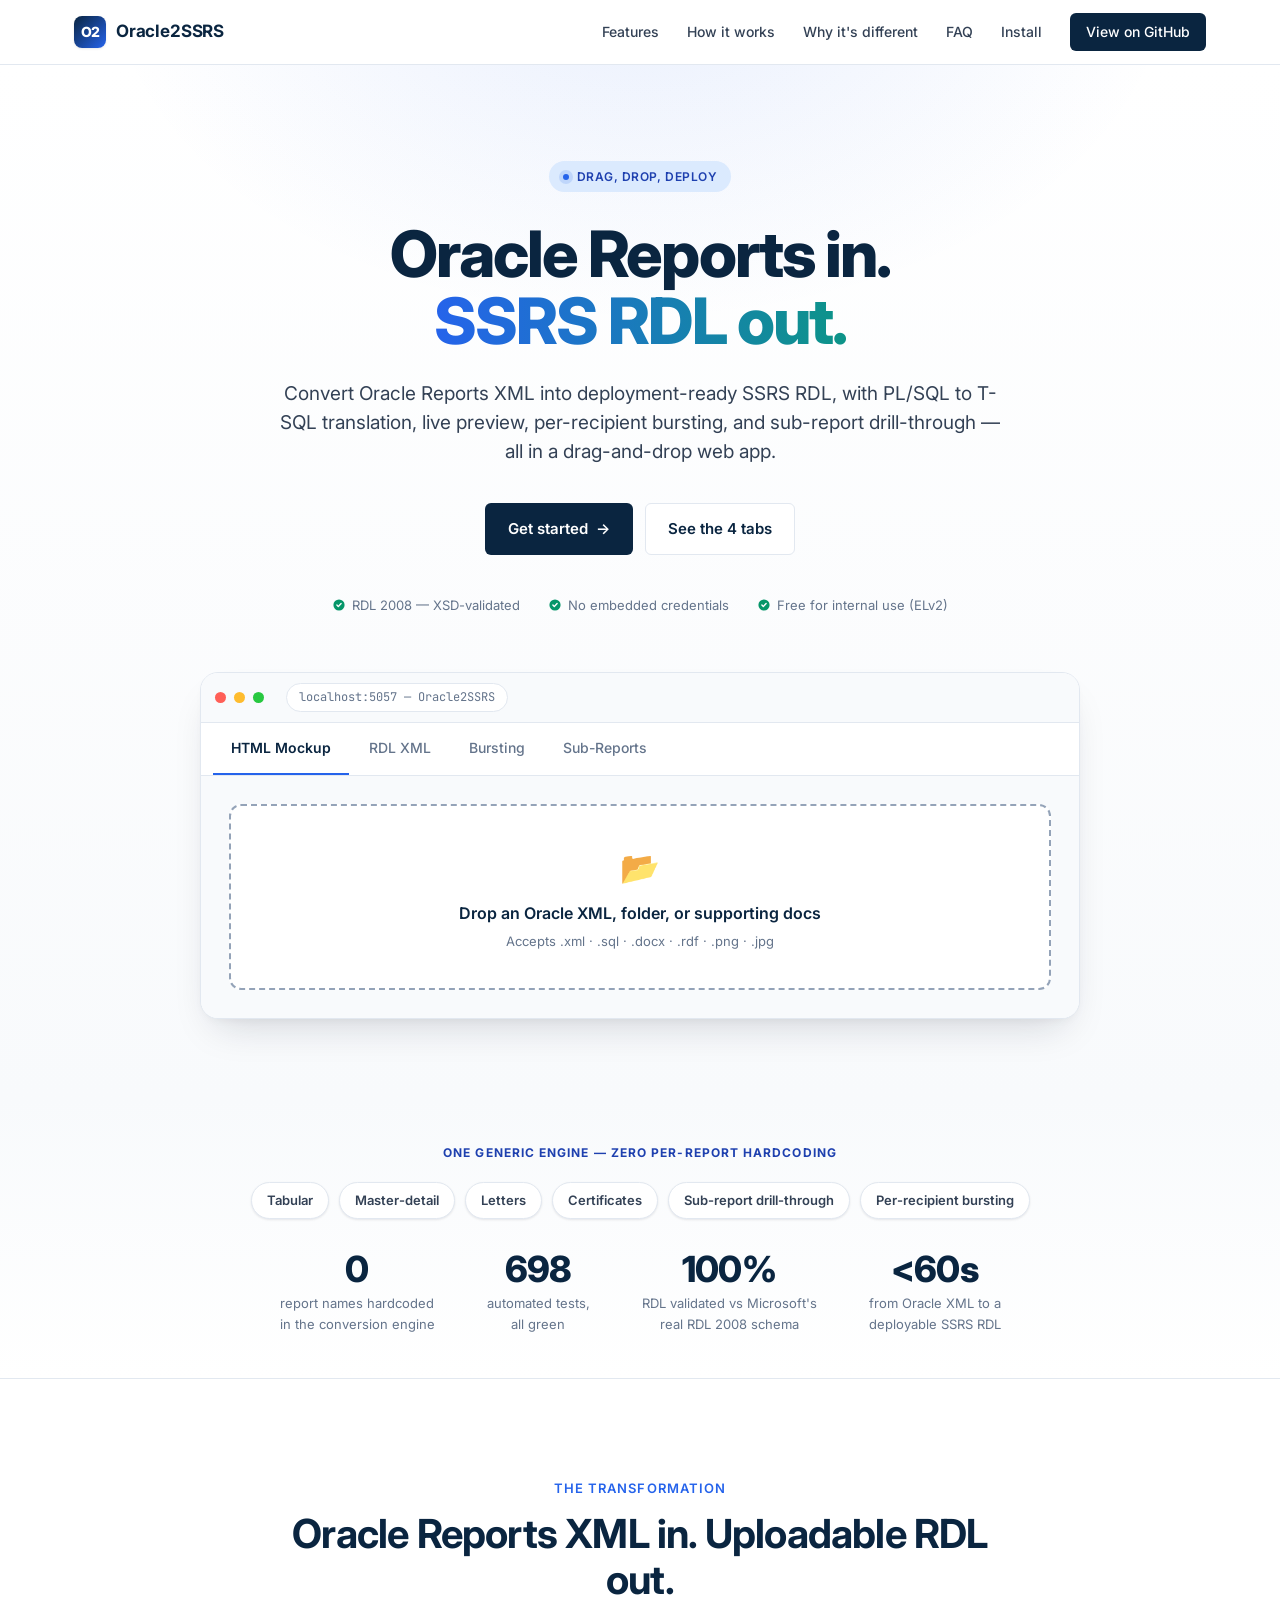
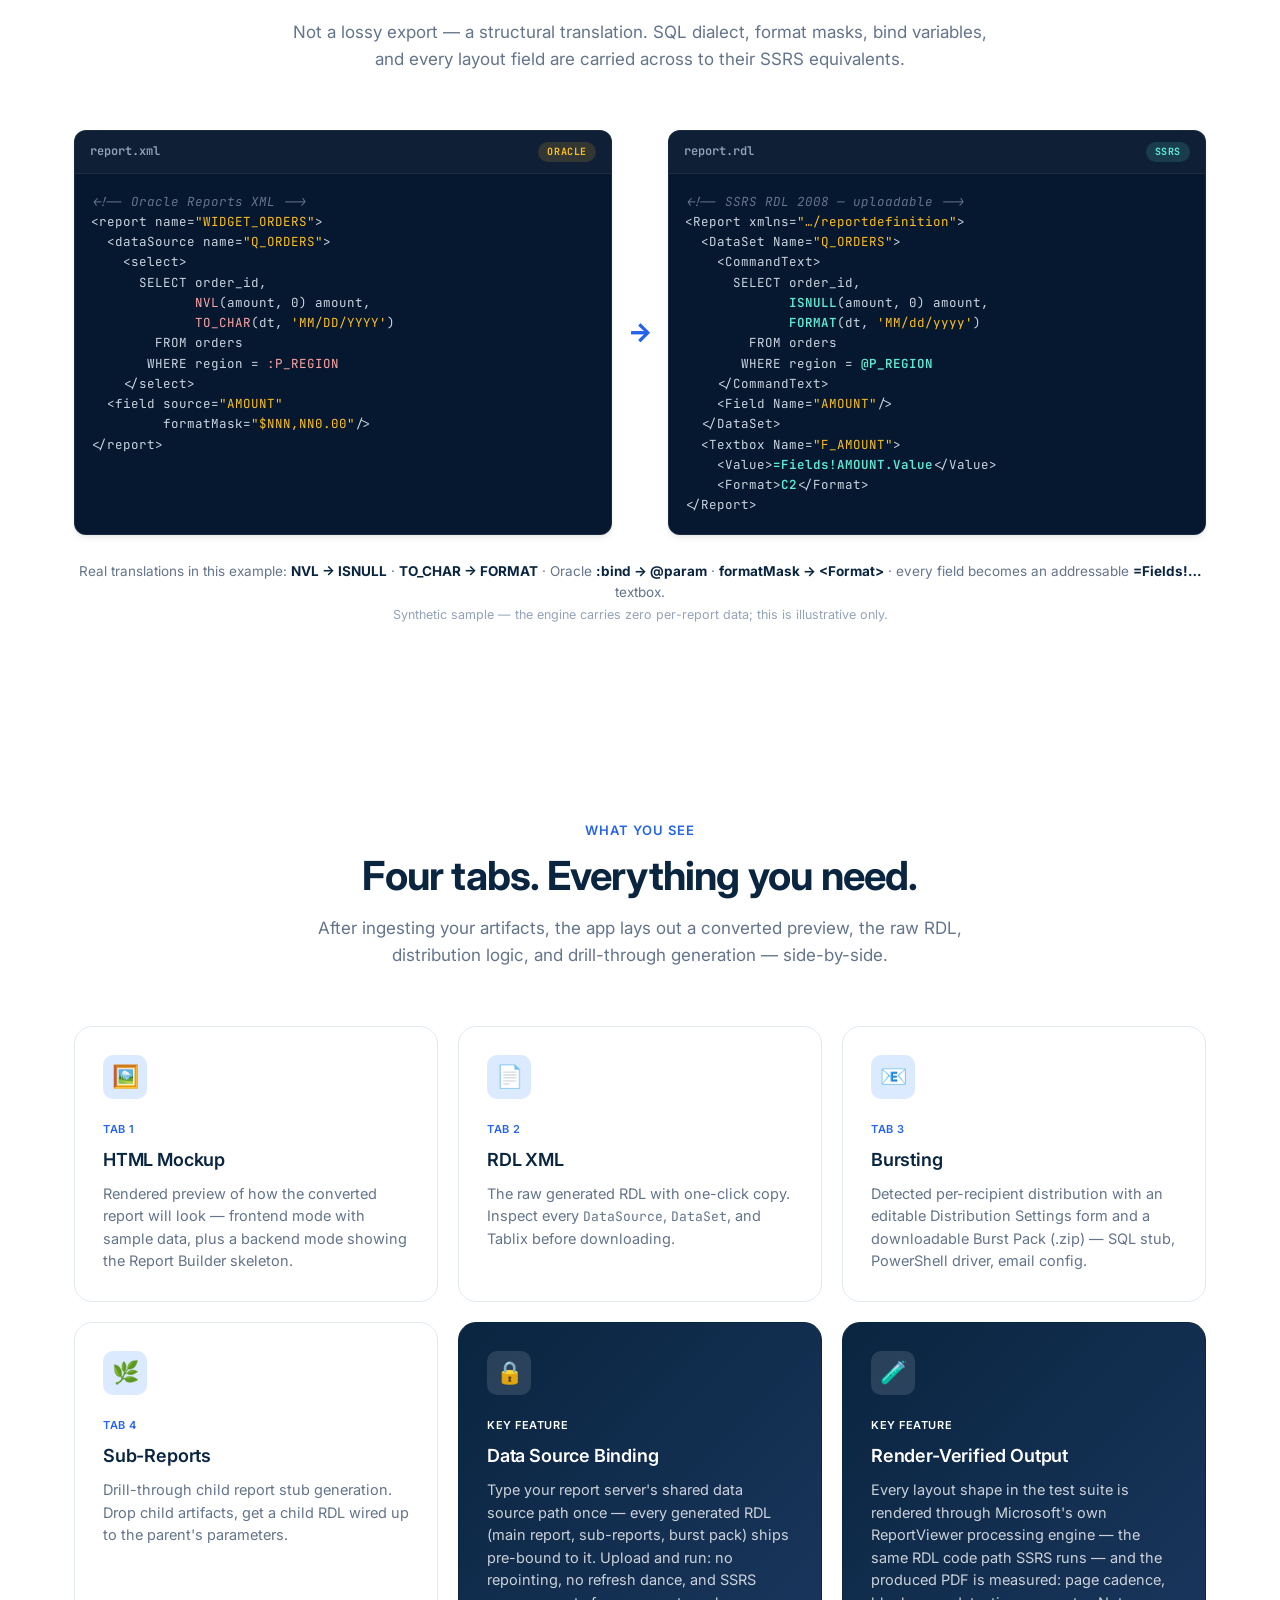
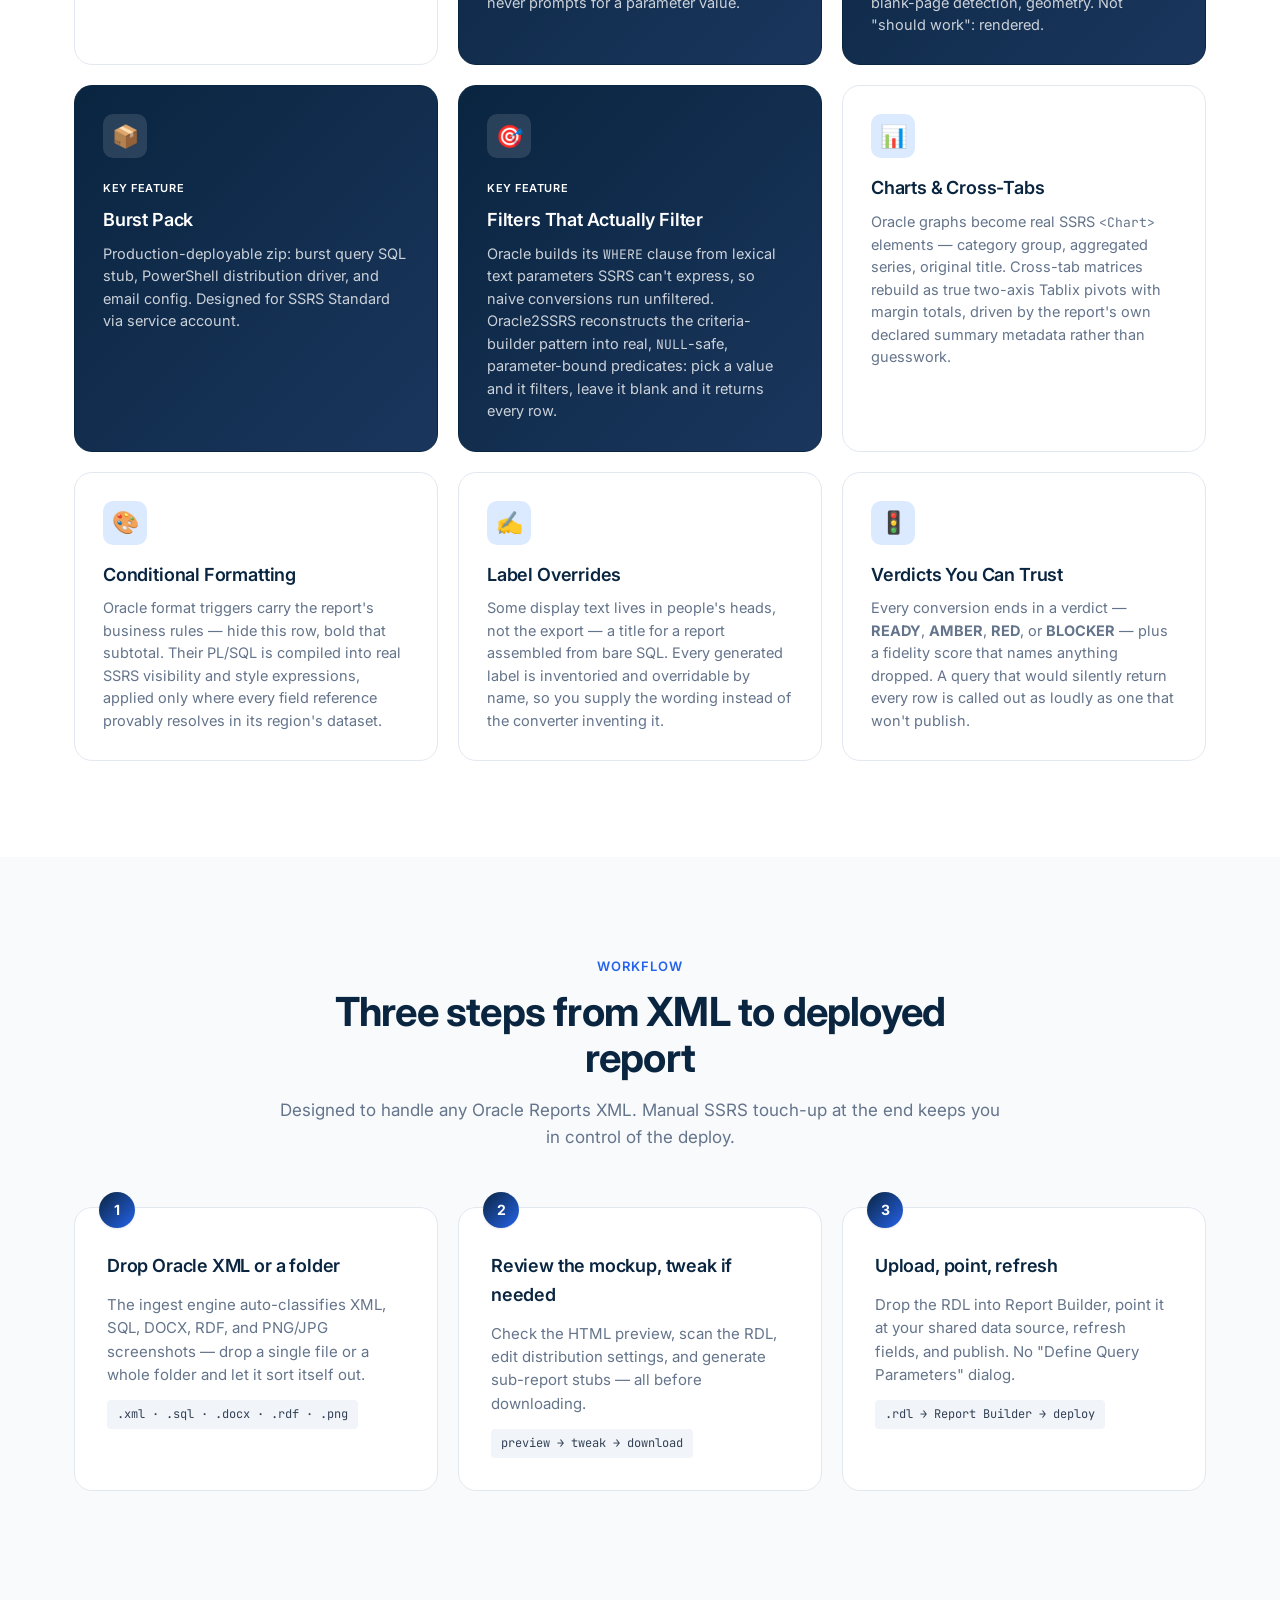
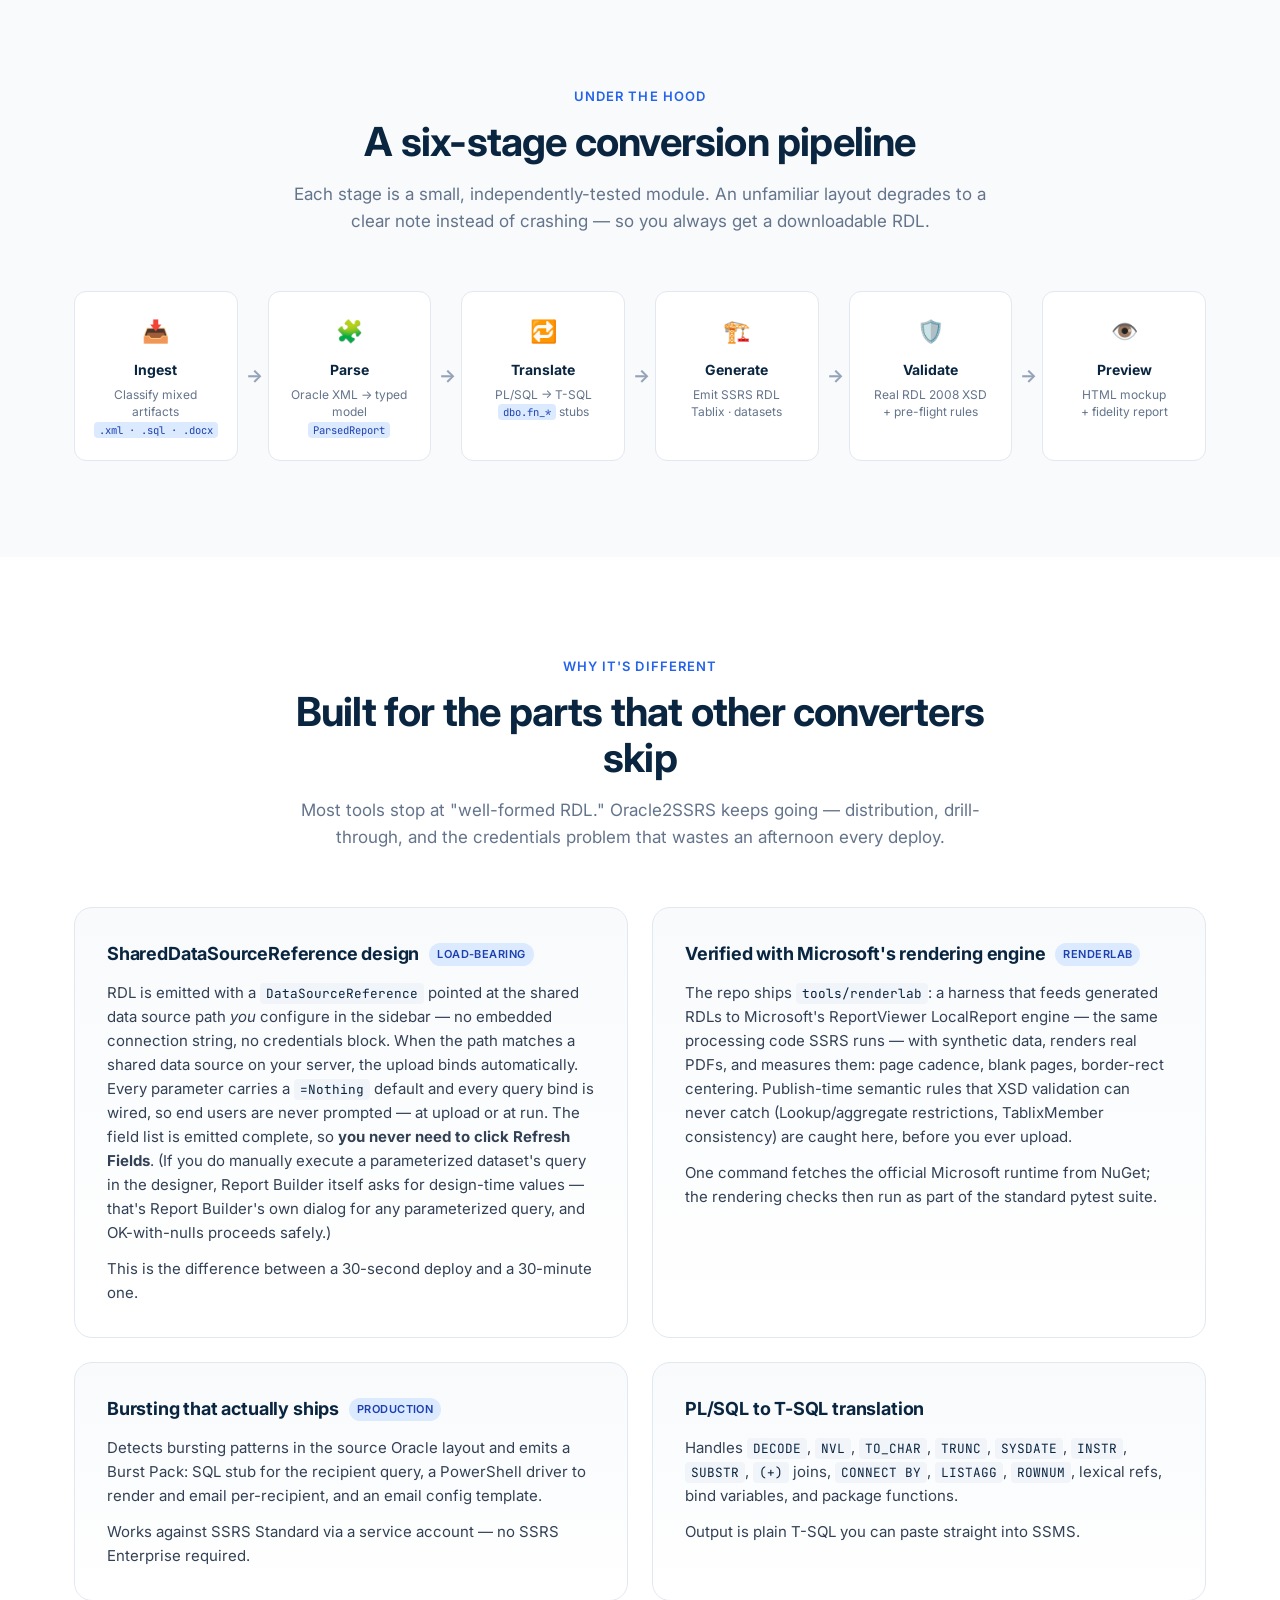
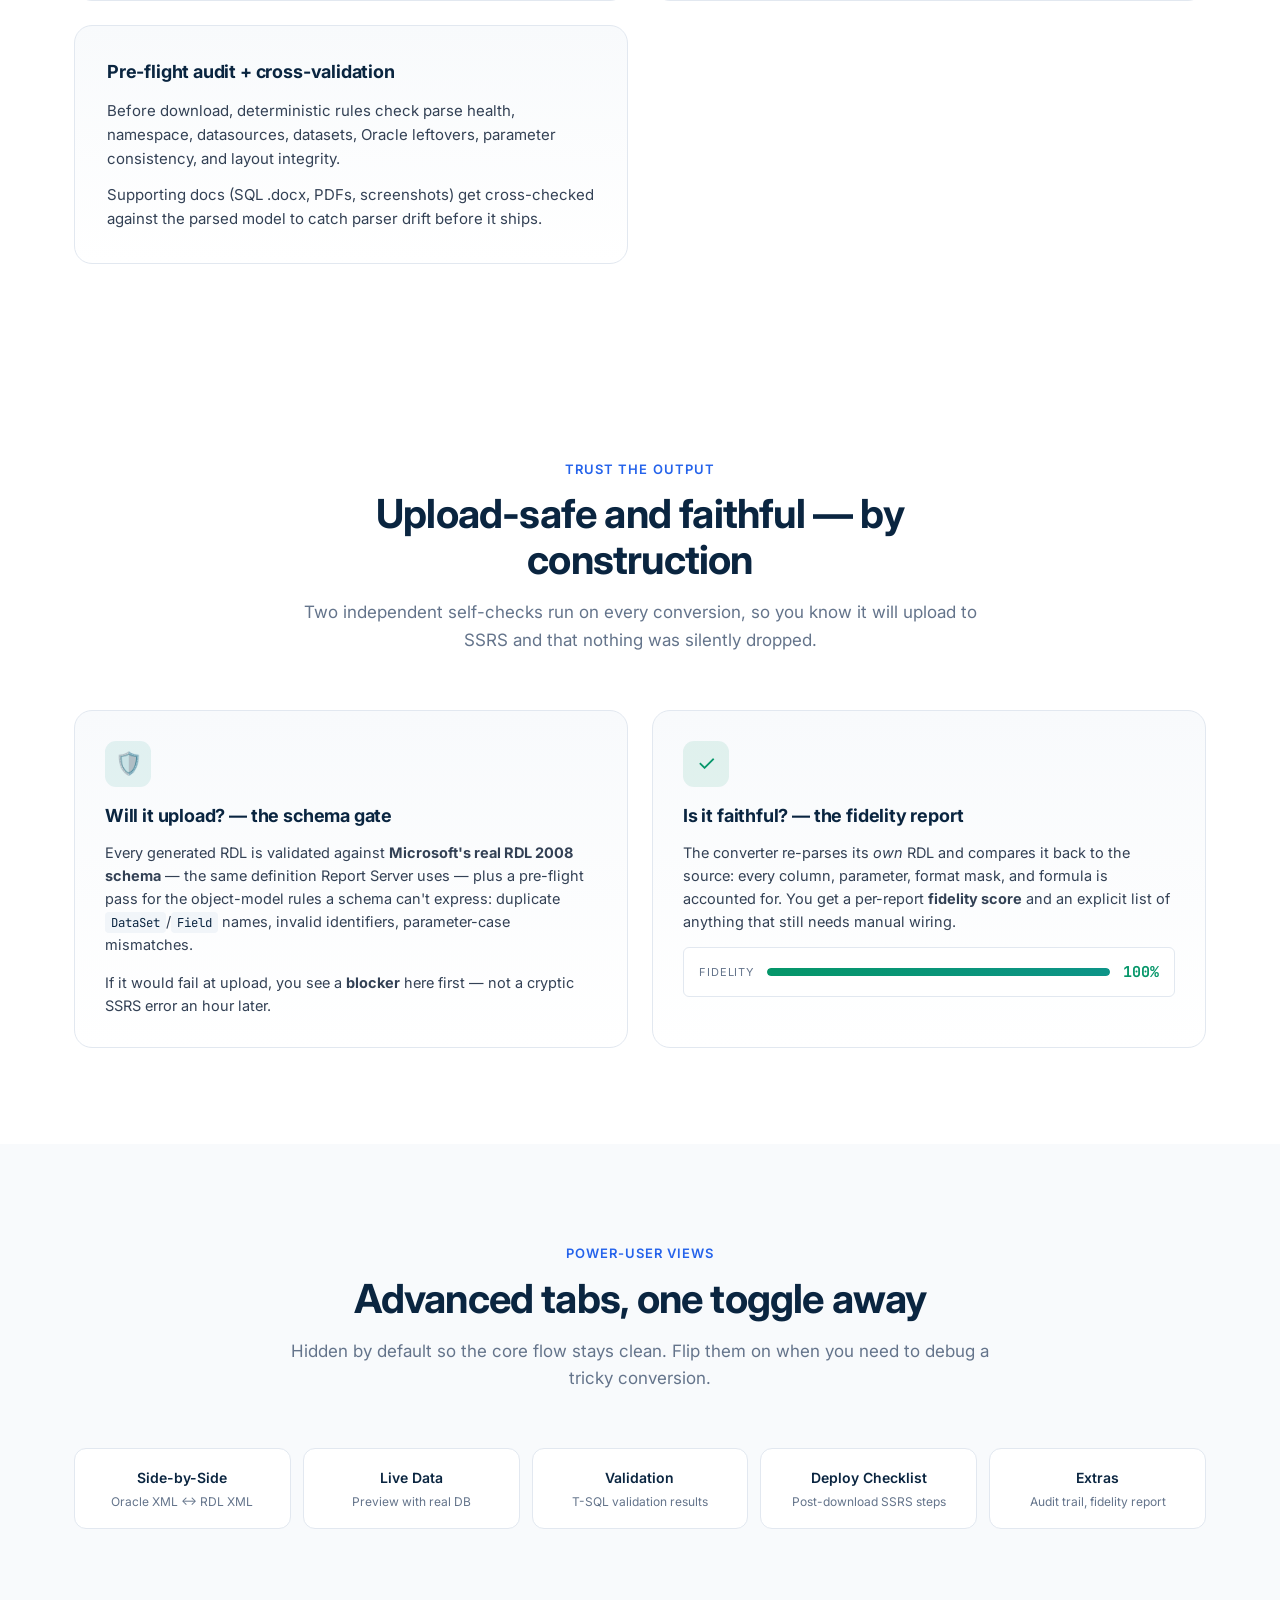
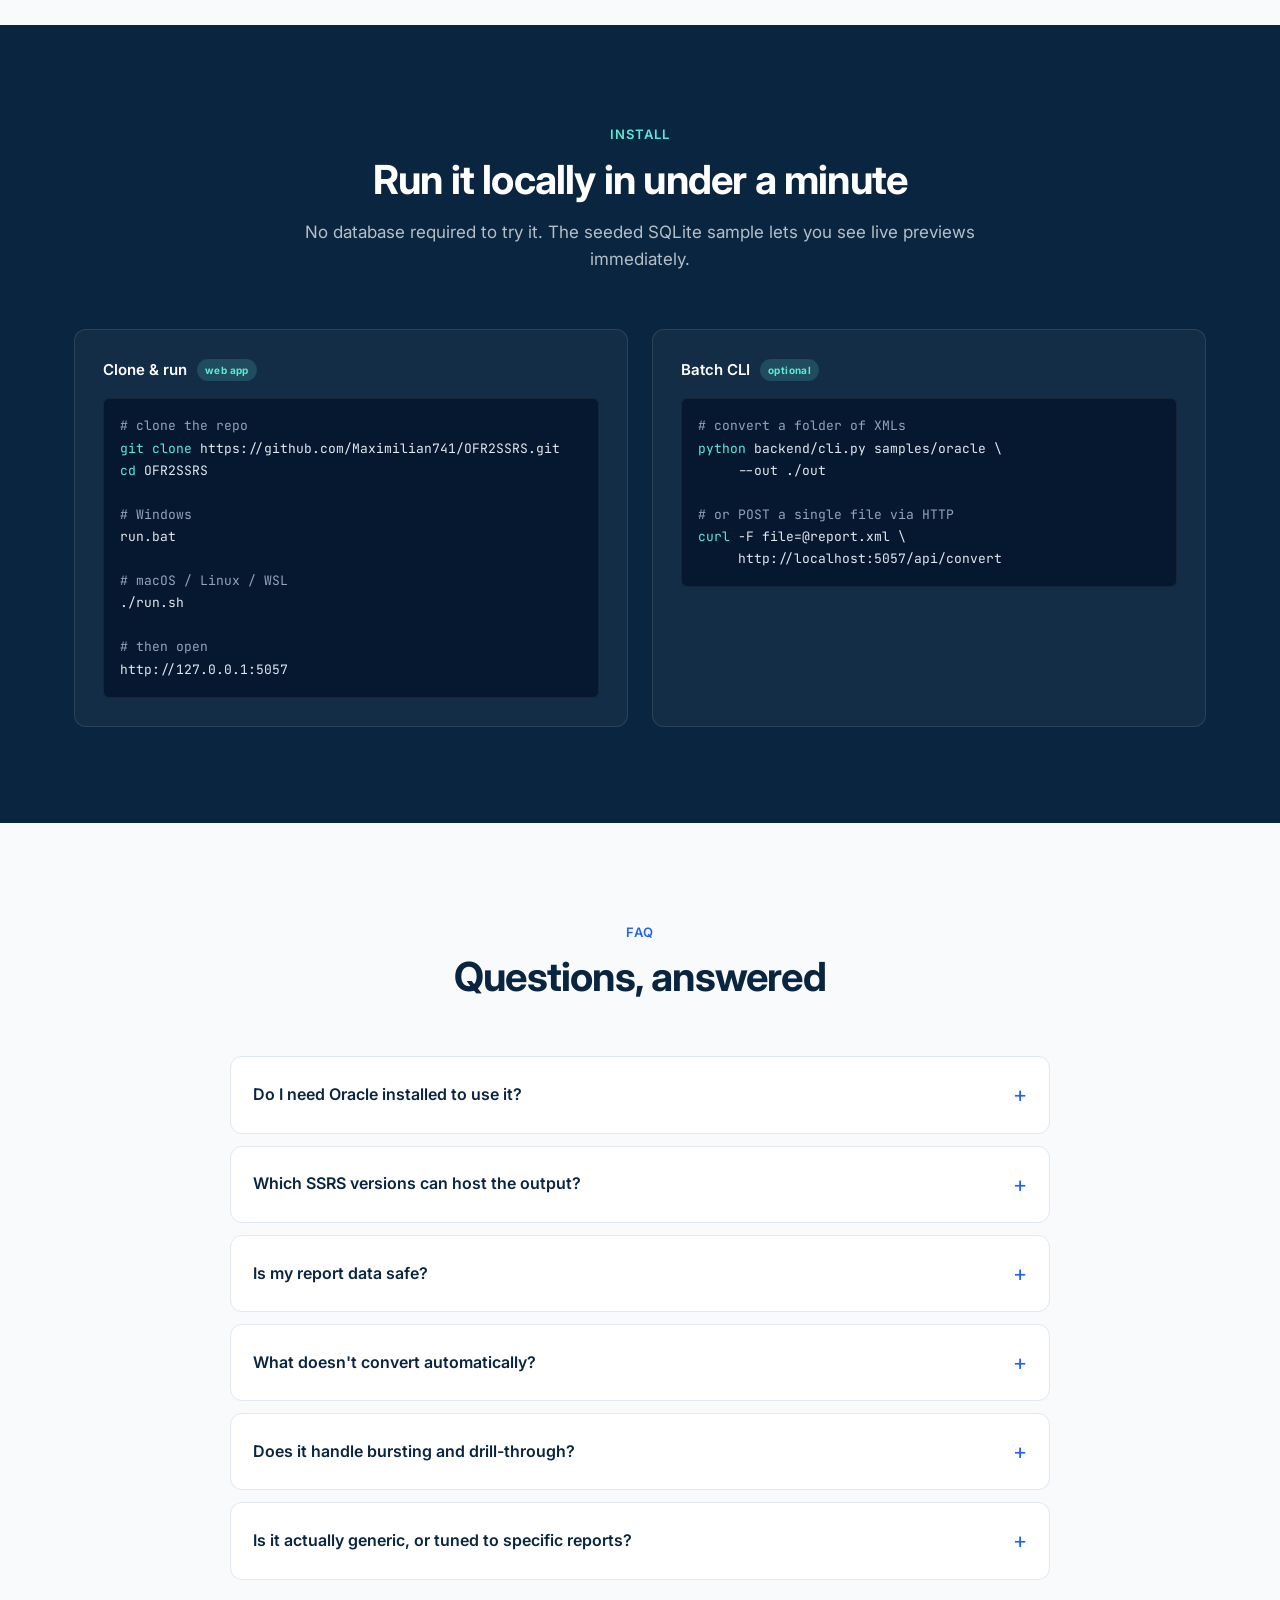
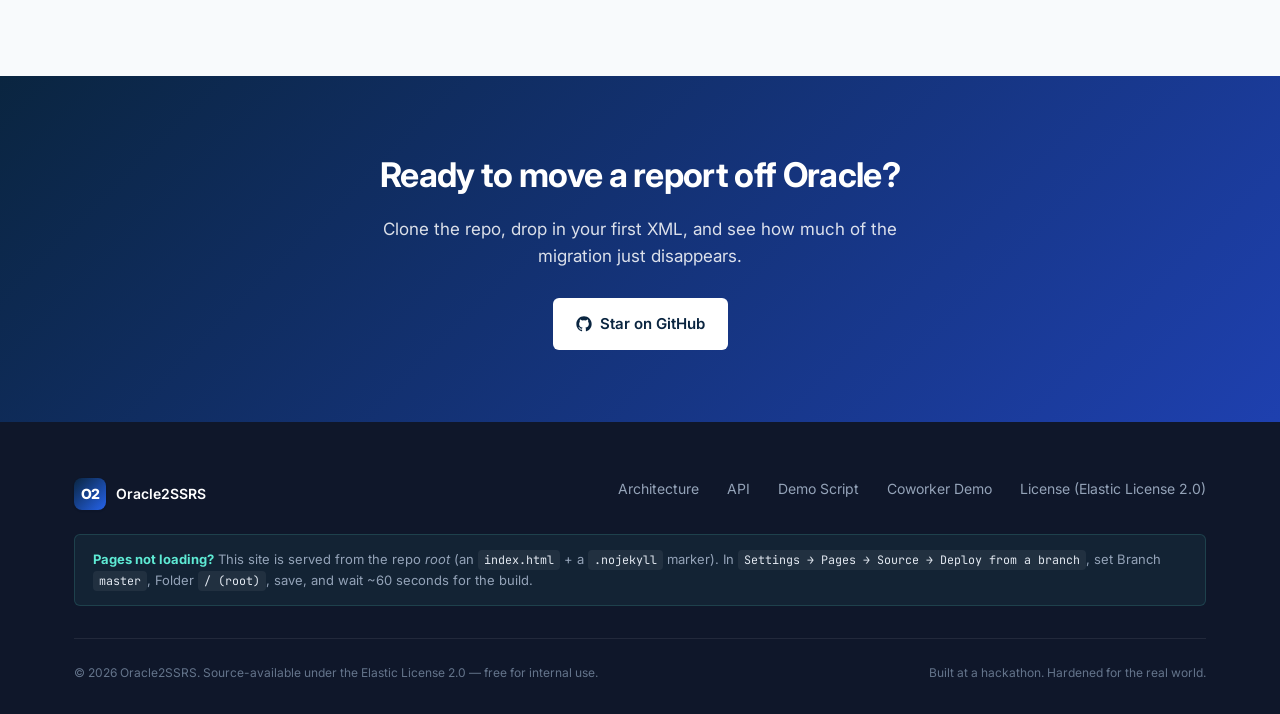
<file: index.html>
<!DOCTYPE html>
<html lang="en">
<head>
<meta charset="UTF-8" />
<meta name="viewport" content="width=device-width, initial-scale=1.0" />
<title>Oracle2SSRS — Drag, drop, deploy</title>
<meta name="description" content="A drag-and-drop web app that converts Oracle Reports XML into deployment-ready SSRS RDL — with PL/SQL to T-SQL translation, live preview, per-recipient bursting, and sub-report drill-through." />
<meta name="theme-color" content="#0a2540" />

<!-- Favicon: emoji as data URI -->
<link rel="icon" href="data:image/svg+xml,%3Csvg xmlns='http://www.w3.org/2000/svg' viewBox='0 0 100 100'%3E%3Ctext y='.9em' font-size='90'%3E%E2%9A%A1%3C/text%3E%3C/svg%3E" />

<!-- Open Graph -->
<meta property="og:title" content="Oracle2SSRS — Drag, drop, deploy" />
<meta property="og:description" content="Convert Oracle Reports XML into deployment-ready SSRS RDL, with PL/SQL to T-SQL translation, live preview, per-recipient bursting, and sub-report drill-through — all in a drag-and-drop web app." />
<meta property="og:type" content="website" />
<meta property="og:image" content="https://raw.githubusercontent.com/Maximilian741/OFR2SSRS/master/docs/screenshots/hero-app-view.png" />
<meta property="og:image:width" content="1440" />
<meta property="og:image:height" content="900" />
<meta name="twitter:card" content="summary_large_image" />
<meta name="twitter:image" content="https://raw.githubusercontent.com/Maximilian741/OFR2SSRS/master/docs/screenshots/hero-app-view.png" />

<link rel="preconnect" href="https://fonts.googleapis.com" />
<link rel="preconnect" href="https://fonts.gstatic.com" crossorigin />
<link href="https://fonts.googleapis.com/css2?family=Inter:wght@400;500;600;700;800&family=JetBrains+Mono:wght@400;500&display=swap" rel="stylesheet" />

<style>
:root {
  --navy:        #0a2540;
  --navy-soft:   #1a365d;
  --ink:         #0f172a;
  --slate-700:   #334155;
  --slate-500:   #64748b;
  --slate-400:   #94a3b8;
  --slate-200:   #e2e8f0;
  --slate-100:   #f1f5f9;
  --slate-50:    #f8fafc;
  --white:       #ffffff;
  --accent:      #2563eb;
  --accent-soft: #dbeafe;
  --accent-dark: #1e40af;
  --teal:        #0d9488;
  --green:       #059669;
  --shadow-sm:   0 1px 2px rgba(15, 23, 42, 0.04), 0 1px 3px rgba(15, 23, 42, 0.06);
  --shadow-md:   0 4px 6px -1px rgba(15, 23, 42, 0.08), 0 2px 4px -2px rgba(15, 23, 42, 0.06);
  --shadow-lg:   0 20px 40px -16px rgba(15, 23, 42, 0.18), 0 4px 12px -6px rgba(15, 23, 42, 0.08);
  --radius-sm:   6px;
  --radius-md:   12px;
  --radius-lg:   18px;
  --container:   1180px;
}

* { box-sizing: border-box; margin: 0; padding: 0; }
html { scroll-behavior: smooth; }
body {
  font-family: 'Inter', -apple-system, BlinkMacSystemFont, sans-serif;
  font-size: 16px;
  line-height: 1.6;
  color: var(--ink);
  background: var(--white);
  -webkit-font-smoothing: antialiased;
  -moz-osx-font-smoothing: grayscale;
}

a { color: var(--accent); text-decoration: none; }
a:hover { color: var(--accent-dark); }

code, pre {
  font-family: 'JetBrains Mono', 'Menlo', 'Consolas', monospace;
  font-size: 0.9em;
}

.container {
  max-width: var(--container);
  margin: 0 auto;
  padding: 0 24px;
}

/* ============== NAV ============== */
.nav {
  position: sticky;
  top: 0;
  z-index: 100;
  background: rgba(255,255,255,0.85);
  backdrop-filter: saturate(180%) blur(14px);
  -webkit-backdrop-filter: saturate(180%) blur(14px);
  border-bottom: 1px solid var(--slate-200);
}
.nav-inner {
  display: flex;
  align-items: center;
  justify-content: space-between;
  height: 64px;
}
.brand {
  display: flex;
  align-items: center;
  gap: 10px;
  font-weight: 700;
  font-size: 17px;
  color: var(--navy);
  letter-spacing: -0.01em;
}
.brand-mark {
  width: 32px;
  height: 32px;
  border-radius: 8px;
  background: linear-gradient(135deg, var(--navy) 0%, var(--accent) 100%);
  display: flex;
  align-items: center;
  justify-content: center;
  color: white;
  font-weight: 800;
  font-size: 14px;
  letter-spacing: -0.5px;
  box-shadow: var(--shadow-sm);
}
.nav-links {
  display: flex;
  align-items: center;
  gap: 28px;
}
.nav-links a {
  color: var(--slate-700);
  font-size: 14px;
  font-weight: 500;
  transition: color 0.15s;
}
.nav-links a:hover { color: var(--navy); }
.nav-cta {
  background: var(--navy);
  color: white !important;
  padding: 8px 16px;
  border-radius: var(--radius-sm);
  font-size: 14px;
  font-weight: 600;
  transition: background 0.15s;
}
.nav-cta:hover { background: var(--navy-soft); color: white !important; }
@media (max-width: 720px) {
  .nav-links a:not(.nav-cta) { display: none; }
}

/* ============== HERO ============== */
.hero {
  position: relative;
  padding: 96px 0 80px;
  background:
    radial-gradient(ellipse 900px 600px at 50% -10%, rgba(37, 99, 235, 0.10), transparent 60%),
    linear-gradient(180deg, var(--white) 0%, var(--slate-50) 100%);
  overflow: hidden;
}
.hero-inner {
  text-align: center;
  max-width: 880px;
  margin: 0 auto;
}
.hero-eyebrow {
  display: inline-flex;
  align-items: center;
  gap: 8px;
  background: var(--accent-soft);
  color: var(--accent-dark);
  padding: 6px 14px;
  border-radius: 999px;
  font-size: 12px;
  font-weight: 600;
  letter-spacing: 0.04em;
  text-transform: uppercase;
  margin-bottom: 28px;
}
.hero-eyebrow-dot {
  width: 6px; height: 6px;
  background: var(--accent);
  border-radius: 50%;
  box-shadow: 0 0 0 4px rgba(37,99,235,0.15);
}
.hero h1 {
  font-size: clamp(40px, 6vw, 64px);
  font-weight: 800;
  line-height: 1.05;
  letter-spacing: -0.03em;
  color: var(--navy);
  margin-bottom: 24px;
}
.hero h1 .grad {
  background: linear-gradient(90deg, var(--accent) 0%, var(--teal) 100%);
  -webkit-background-clip: text;
  background-clip: text;
  color: transparent;
}
.hero-sub {
  font-size: 19px;
  line-height: 1.55;
  color: var(--slate-700);
  margin: 0 auto 36px;
  max-width: 720px;
}
.hero-ctas {
  display: flex;
  gap: 12px;
  justify-content: center;
  flex-wrap: wrap;
  margin-bottom: 40px;
}
.btn {
  display: inline-flex;
  align-items: center;
  gap: 8px;
  padding: 13px 22px;
  border-radius: var(--radius-sm);
  font-size: 15px;
  font-weight: 600;
  transition: all 0.15s;
  cursor: pointer;
  border: 1px solid transparent;
}
.btn-primary {
  background: var(--navy);
  color: white !important;
}
.btn-primary:hover {
  background: var(--navy-soft);
  transform: translateY(-1px);
  box-shadow: var(--shadow-md);
  color: white !important;
}
.btn-secondary {
  background: var(--white);
  color: var(--navy) !important;
  border-color: var(--slate-200);
}
.btn-secondary:hover {
  border-color: var(--slate-400);
  background: var(--slate-50);
}
.hero-meta {
  display: flex;
  gap: 28px;
  justify-content: center;
  flex-wrap: wrap;
  font-size: 13px;
  color: var(--slate-500);
}
.hero-meta-item {
  display: flex;
  align-items: center;
  gap: 6px;
}
.hero-meta-item svg {
  width: 14px;
  height: 14px;
  color: var(--green);
}

/* hero visual: tab preview */
.tab-preview {
  margin-top: 56px;
  background: var(--white);
  border-radius: var(--radius-lg);
  box-shadow: var(--shadow-lg);
  border: 1px solid var(--slate-200);
  overflow: hidden;
}
.tab-chrome {
  background: var(--slate-50);
  border-bottom: 1px solid var(--slate-200);
  padding: 10px 14px;
  display: flex;
  align-items: center;
  gap: 8px;
}
.tab-dot {
  width: 11px; height: 11px;
  border-radius: 50%;
  background: var(--slate-200);
}
.tab-dot.r { background: #ff5f57; }
.tab-dot.y { background: #febc2e; }
.tab-dot.g { background: #28c840; }
.tab-url {
  margin-left: 14px;
  font-family: 'JetBrains Mono', monospace;
  font-size: 12px;
  color: var(--slate-500);
  background: var(--white);
  padding: 4px 12px;
  border-radius: 999px;
  border: 1px solid var(--slate-200);
}
.tab-bar {
  display: flex;
  gap: 2px;
  padding: 0 12px;
  border-bottom: 1px solid var(--slate-200);
  background: var(--white);
  overflow-x: auto;
}
.tab-bar-item {
  padding: 14px 18px;
  font-size: 14px;
  font-weight: 500;
  color: var(--slate-500);
  border-bottom: 2px solid transparent;
  white-space: nowrap;
  transition: color 0.15s;
}
.tab-bar-item.active {
  color: var(--navy);
  border-bottom-color: var(--accent);
  font-weight: 600;
}
.tab-body {
  padding: 28px;
  background: var(--slate-50);
  min-height: 220px;
  display: flex;
  align-items: center;
  justify-content: center;
}
.dropzone {
  width: 100%;
  border: 2px dashed var(--slate-400);
  border-radius: var(--radius-md);
  padding: 36px 24px;
  text-align: center;
  background: var(--white);
}
.dropzone-icon {
  font-size: 32px;
  margin-bottom: 8px;
}
.dropzone-text {
  font-weight: 600;
  color: var(--navy);
  margin-bottom: 4px;
}
.dropzone-sub {
  font-size: 13px;
  color: var(--slate-500);
}

/* ============== SECTION BASE ============== */
section { padding: 96px 0; }
.section-header {
  text-align: center;
  max-width: 720px;
  margin: 0 auto 56px;
}
.section-eyebrow {
  display: inline-block;
  color: var(--accent);
  font-size: 13px;
  font-weight: 600;
  text-transform: uppercase;
  letter-spacing: 0.08em;
  margin-bottom: 12px;
}
.section-title {
  font-size: clamp(28px, 3.5vw, 40px);
  font-weight: 700;
  letter-spacing: -0.02em;
  color: var(--navy);
  margin-bottom: 16px;
  line-height: 1.15;
}
.section-sub {
  font-size: 17px;
  color: var(--slate-500);
  line-height: 1.6;
}

/* ============== TAB FEATURES ============== */
.tabs-section { background: var(--white); }
.feature-grid {
  display: grid;
  grid-template-columns: repeat(3, 1fr);
  gap: 20px;
}
.feature-card {
  padding: 28px;
  border: 1px solid var(--slate-200);
  border-radius: var(--radius-lg);
  background: var(--white);
  transition: all 0.2s;
  position: relative;
}
.feature-card:hover {
  border-color: var(--slate-400);
  transform: translateY(-3px);
  box-shadow: var(--shadow-md);
}
.feature-card.highlight {
  background: linear-gradient(135deg, var(--navy) 0%, var(--navy-soft) 100%);
  border-color: var(--navy);
  color: white;
}
.feature-card.highlight h3,
.feature-card.highlight .feature-tag { color: white; }
.feature-card.highlight p { color: rgba(255,255,255,0.78); }
.feature-card.highlight .feature-icon {
  background: rgba(255,255,255,0.12);
  color: #5eead4;
}
.feature-icon {
  width: 44px; height: 44px;
  border-radius: 10px;
  background: var(--accent-soft);
  color: var(--accent);
  display: flex;
  align-items: center;
  justify-content: center;
  margin-bottom: 16px;
  font-size: 22px;
}
.feature-tag {
  display: inline-block;
  font-size: 11px;
  font-weight: 600;
  letter-spacing: 0.05em;
  text-transform: uppercase;
  color: var(--accent);
  margin-bottom: 8px;
}
.feature-card h3 {
  font-size: 18px;
  font-weight: 600;
  color: var(--navy);
  margin-bottom: 8px;
  letter-spacing: -0.01em;
}
.feature-card p {
  color: var(--slate-500);
  font-size: 14.5px;
  line-height: 1.55;
}
@media (max-width: 920px) { .feature-grid { grid-template-columns: repeat(2, 1fr); } }
@media (max-width: 620px) { .feature-grid { grid-template-columns: 1fr; } }

/* ============== HOW IT WORKS ============== */
.how { background: var(--slate-50); }
.steps {
  display: grid;
  grid-template-columns: repeat(3, 1fr);
  gap: 20px;
}
.step {
  background: var(--white);
  border: 1px solid var(--slate-200);
  border-radius: var(--radius-lg);
  padding: 32px;
  position: relative;
}
.step-num {
  position: absolute;
  top: -16px; left: 24px;
  width: 36px; height: 36px;
  background: linear-gradient(135deg, var(--navy) 0%, var(--accent) 100%);
  color: white;
  font-weight: 700;
  border-radius: 50%;
  display: flex;
  align-items: center;
  justify-content: center;
  font-size: 14px;
  box-shadow: var(--shadow-sm);
}
.step h3 {
  font-size: 18px;
  font-weight: 600;
  color: var(--navy);
  margin: 12px 0 12px;
  letter-spacing: -0.01em;
}
.step p {
  color: var(--slate-500);
  font-size: 15px;
  line-height: 1.55;
  margin-bottom: 14px;
}
.step-tag {
  display: inline-block;
  font-family: 'JetBrains Mono', monospace;
  font-size: 12px;
  background: var(--slate-100);
  color: var(--slate-700);
  padding: 5px 10px;
  border-radius: 4px;
}
@media (max-width: 800px) { .steps { grid-template-columns: 1fr; gap: 28px; } }

/* ============== DIFFERENTIATORS ============== */
.diff { background: var(--white); }
.diff-grid {
  display: grid;
  grid-template-columns: 1fr 1fr;
  gap: 24px;
}
.diff-card {
  padding: 32px;
  border-radius: var(--radius-lg);
  border: 1px solid var(--slate-200);
  background: linear-gradient(180deg, var(--slate-50) 0%, var(--white) 100%);
}
.diff-card h3 {
  display: flex;
  align-items: center;
  gap: 10px;
  font-size: 18px;
  font-weight: 700;
  color: var(--navy);
  margin-bottom: 12px;
  letter-spacing: -0.01em;
}
.diff-badge {
  font-size: 11px;
  font-weight: 600;
  background: var(--accent-soft);
  color: var(--accent-dark);
  padding: 3px 8px;
  border-radius: 999px;
  text-transform: uppercase;
  letter-spacing: 0.04em;
}
.diff-card p {
  color: var(--slate-700);
  font-size: 15px;
  line-height: 1.6;
  margin-bottom: 12px;
}
.diff-card p:last-child { margin-bottom: 0; }
.diff-card code {
  background: var(--slate-100);
  color: var(--navy);
  padding: 2px 6px;
  border-radius: 4px;
  font-size: 0.85em;
}
@media (max-width: 800px) { .diff-grid { grid-template-columns: 1fr; } }

/* ============== ADVANCED LIST ============== */
.advanced { background: var(--slate-50); }
.advanced-list {
  display: grid;
  grid-template-columns: repeat(5, 1fr);
  gap: 12px;
}
.advanced-item {
  padding: 18px 16px;
  background: var(--white);
  border: 1px solid var(--slate-200);
  border-radius: var(--radius-md);
  text-align: center;
  transition: all 0.15s;
}
.advanced-item:hover {
  border-color: var(--accent);
  box-shadow: var(--shadow-sm);
}
.advanced-item-name {
  font-weight: 600;
  font-size: 14px;
  color: var(--navy);
  margin-bottom: 4px;
}
.advanced-item-desc {
  font-size: 12px;
  color: var(--slate-500);
  line-height: 1.4;
}
@media (max-width: 900px) { .advanced-list { grid-template-columns: repeat(3, 1fr); } }
@media (max-width: 540px) { .advanced-list { grid-template-columns: repeat(2, 1fr); } }

/* ============== INSTALL ============== */
.install { background: var(--navy); color: white; }
.install .section-title { color: white; }
.install .section-sub { color: rgba(255,255,255,0.7); }
.install .section-eyebrow { color: #5eead4; }
.install-grid {
  display: grid;
  grid-template-columns: 1fr 1fr;
  gap: 24px;
}
.install-card {
  background: rgba(255,255,255,0.04);
  border: 1px solid rgba(255,255,255,0.1);
  border-radius: var(--radius-md);
  padding: 28px;
}
.install-card h3 {
  display: flex;
  align-items: center;
  gap: 10px;
  font-size: 15px;
  font-weight: 600;
  color: white;
  margin-bottom: 16px;
}
.install-card h3 .badge {
  font-size: 10px;
  font-weight: 700;
  background: rgba(94, 234, 212, 0.16);
  color: #5eead4;
  padding: 3px 8px;
  border-radius: 999px;
  letter-spacing: 0.04em;
}
.install-code {
  background: #06182f;
  border: 1px solid rgba(255,255,255,0.06);
  border-radius: var(--radius-sm);
  padding: 16px;
  color: #e2e8f0;
  font-size: 13px;
  line-height: 1.7;
  overflow-x: auto;
  white-space: pre;
}
.install-code .c { color: #94a3b8; }
.install-code .k { color: #5eead4; }
.install-code .s { color: #fbbf24; }
@media (max-width: 800px) { .install-grid { grid-template-columns: 1fr; } }

/* ============== CTA BAR ============== */
.cta-bar {
  background: linear-gradient(135deg, var(--navy) 0%, var(--accent-dark) 100%);
  color: white;
  padding: 72px 0;
  text-align: center;
}
.cta-bar h2 {
  font-size: clamp(26px, 3vw, 34px);
  font-weight: 700;
  margin-bottom: 14px;
  letter-spacing: -0.02em;
}
.cta-bar p {
  color: rgba(255,255,255,0.85);
  font-size: 17px;
  margin: 0 auto 28px;
  max-width: 560px;
}
.cta-bar .btn-primary {
  background: white;
  color: var(--navy) !important;
}
.cta-bar .btn-primary:hover { background: var(--slate-100); color: var(--navy) !important; }

/* ============== FOOTER ============== */
footer {
  background: var(--ink);
  color: var(--slate-400);
  padding: 56px 0 32px;
  font-size: 14px;
}
.footer-inner {
  display: flex;
  justify-content: space-between;
  align-items: flex-start;
  flex-wrap: wrap;
  gap: 24px;
}
.footer-brand {
  display: flex;
  align-items: center;
  gap: 10px;
  color: white;
  font-weight: 600;
}
.footer-links {
  display: flex;
  gap: 28px;
  flex-wrap: wrap;
}
.footer-links a { color: var(--slate-400); }
.footer-links a:hover { color: white; }
.footer-bottom {
  margin-top: 32px;
  padding-top: 24px;
  border-top: 1px solid rgba(255,255,255,0.08);
  font-size: 12px;
  color: var(--slate-500);
  display: flex;
  justify-content: space-between;
  flex-wrap: wrap;
  gap: 12px;
}
.pages-note {
  background: rgba(94, 234, 212, 0.06);
  border: 1px solid rgba(94, 234, 212, 0.15);
  border-radius: var(--radius-sm);
  padding: 14px 18px;
  margin-top: 24px;
  font-size: 13px;
  color: var(--slate-400);
  line-height: 1.6;
}
.pages-note strong { color: #5eead4; }
.pages-note code {
  background: rgba(255,255,255,0.06);
  color: #e2e8f0;
  padding: 2px 6px;
  border-radius: 4px;
  font-size: 0.9em;
}

/* ============== CODE SHOWCASE (before / after) ============== */
.showcase { background: var(--white); }
.showcase-panes {
  display: grid;
  grid-template-columns: 1fr auto 1fr;
  gap: 16px;
  align-items: stretch;
}
.code-pane {
  background: #06182f;
  border: 1px solid rgba(255,255,255,0.08);
  border-radius: var(--radius-md);
  overflow: hidden;
  box-shadow: var(--shadow-md);
  min-width: 0;
}
.code-pane-head {
  display: flex; align-items: center; gap: 8px;
  padding: 11px 15px;
  background: rgba(255,255,255,0.03);
  border-bottom: 1px solid rgba(255,255,255,0.06);
  font-size: 12px; font-weight: 600;
  color: var(--slate-400);
  font-family: 'JetBrains Mono', monospace;
}
.code-pane-head .pill {
  margin-left: auto;
  font-size: 10px; text-transform: uppercase; letter-spacing: 0.06em;
  padding: 2px 9px; border-radius: 999px; font-weight: 700;
}
.pill-oracle { background: rgba(251,191,36,0.15); color: #fbbf24; }
.pill-rdl { background: rgba(94,234,212,0.15); color: #5eead4; }
.code-pane pre {
  margin: 0; padding: 18px 16px;
  font-size: 12.5px; line-height: 1.62;
  color: #cbd5e1; overflow-x: auto; white-space: pre;
}
.code-pane .c { color: #64748b; font-style: italic; }
.code-pane .s { color: #fbbf24; }
.code-pane .k { color: #5eead4; font-weight: 600; }
.code-pane .d { color: #fca5a5; }
.showcase-arrow {
  display: flex; align-items: center; justify-content: center;
  color: var(--accent); font-size: 26px; font-weight: 800;
}
.showcase-legend {
  text-align: center; margin-top: 26px;
  font-size: 13.5px; color: var(--slate-500);
}
.showcase-legend b { color: var(--navy); }
@media (max-width: 860px) {
  .showcase-panes { grid-template-columns: 1fr; }
  .showcase-arrow { transform: rotate(90deg); padding: 2px 0; }
}

/* ============== PIPELINE ============== */
.pipeline { background: var(--slate-50); }
.pipe-flow { display: flex; flex-wrap: wrap; justify-content: center; }
.pipe-stage {
  flex: 1 1 0; min-width: 132px;
  background: var(--white);
  border: 1px solid var(--slate-200);
  border-radius: var(--radius-md);
  padding: 22px 16px; text-align: center;
  position: relative;
}
.pipe-stage + .pipe-stage { margin-left: 30px; }
.pipe-stage + .pipe-stage::before {
  content: "\2192";
  position: absolute; left: -23px; top: 50%;
  transform: translateY(-50%);
  color: var(--slate-400); font-size: 18px; font-weight: 700;
}
.pipe-ico { font-size: 22px; margin-bottom: 9px; }
.pipe-stage h4 { font-size: 14px; color: var(--navy); margin-bottom: 5px; font-weight: 700; }
.pipe-stage p { font-size: 12px; color: var(--slate-500); line-height: 1.45; }
.pipe-stage code { font-size: 10.5px; color: var(--accent-dark); background: var(--accent-soft); padding: 1px 5px; border-radius: 4px; }
@media (max-width: 760px) {
  .pipe-flow { flex-direction: column; }
  .pipe-stage + .pipe-stage { margin-left: 0; margin-top: 28px; }
  .pipe-stage + .pipe-stage::before { content: "\2193"; left: 50%; top: -22px; transform: translateX(-50%); }
}

/* ============== SAFETY / FIDELITY ============== */
.safety { background: var(--white); }
.safety-grid { display: grid; grid-template-columns: 1fr 1fr; gap: 24px; }
.safety-card {
  border: 1px solid var(--slate-200);
  border-radius: var(--radius-lg);
  padding: 30px;
  background: linear-gradient(180deg, var(--slate-50), var(--white));
}
.safety-card .ico {
  width: 46px; height: 46px; border-radius: 11px;
  display: flex; align-items: center; justify-content: center;
  font-size: 22px; margin-bottom: 15px;
}
.ico-green { background: rgba(5,150,105,0.1); color: var(--green); }
.ico-teal { background: rgba(13,148,136,0.1); color: var(--teal); }
.safety-card h3 { font-size: 18px; color: var(--navy); margin-bottom: 10px; font-weight: 700; letter-spacing: -0.01em; }
.safety-card p { color: var(--slate-700); font-size: 14.5px; line-height: 1.6; margin-bottom: 14px; }
.safety-card p:last-child { margin-bottom: 0; }
.safety-card code { background: var(--slate-100); color: var(--navy); padding: 2px 6px; border-radius: 4px; font-size: 0.85em; }
.fidelity-meter {
  display: flex; align-items: center; gap: 13px;
  background: var(--white); border: 1px solid var(--slate-200);
  border-radius: var(--radius-sm); padding: 12px 15px; margin-top: 4px;
}
.fidelity-meter .bar { flex: 1; height: 8px; border-radius: 999px; background: var(--slate-100); overflow: hidden; }
.fidelity-meter .bar > span { display: block; height: 100%; width: 100%; background: linear-gradient(90deg, var(--green), var(--teal)); border-radius: 999px; }
.fidelity-meter b { font-family: 'JetBrains Mono', monospace; color: var(--green); font-size: 15px; }
@media (max-width: 800px) { .safety-grid { grid-template-columns: 1fr; } }

/* ============== FAQ ============== */
.faq { background: var(--slate-50); }
.faq-list { max-width: 820px; margin: 0 auto; display: flex; flex-direction: column; gap: 12px; }
.faq-item {
  background: var(--white); border: 1px solid var(--slate-200);
  border-radius: var(--radius-md); padding: 2px 22px;
}
.faq-item summary {
  cursor: pointer; padding: 18px 0; font-weight: 600;
  color: var(--navy); font-size: 16px; list-style: none;
  display: flex; justify-content: space-between; align-items: center; gap: 16px;
}
.faq-item summary::-webkit-details-marker { display: none; }
.faq-item summary::after { content: "+"; color: var(--accent); font-size: 22px; font-weight: 400; flex-shrink: 0; }
.faq-item[open] summary::after { content: "\2212"; }
.faq-item p { color: var(--slate-700); font-size: 14.5px; line-height: 1.6; padding: 0 0 20px; margin: 0; }
.faq-item p code { background: var(--slate-100); color: var(--navy); padding: 2px 6px; border-radius: 4px; font-size: 0.86em; }
</style>
</head>
<body>

<!-- ============== NAV ============== -->
<nav class="nav">
  <div class="container nav-inner">
    <div class="brand">
      <div class="brand-mark">O2</div>
      Oracle2SSRS
    </div>
    <div class="nav-links">
      <a href="#tabs">Features</a>
      <a href="#how">How it works</a>
      <a href="#why">Why it's different</a>
      <a href="#faq">FAQ</a>
      <a href="#install">Install</a>
      <a href="https://github.com/Maximilian741/OFR2SSRS" class="nav-cta" target="_blank" rel="noopener">View on GitHub</a>
    </div>
  </div>
</nav>

<!-- ============== HERO ============== -->
<section class="hero">
  <div class="container">
    <div class="hero-inner">
      <div class="hero-eyebrow">
        <span class="hero-eyebrow-dot"></span>
        Drag, drop, deploy
      </div>
      <h1>Oracle Reports in.<br /><span class="grad">SSRS RDL out.</span></h1>
      <p class="hero-sub">
        Convert Oracle Reports XML into deployment-ready SSRS RDL, with PL/SQL to T-SQL translation, live preview, per-recipient bursting, and sub-report drill-through — all in a drag-and-drop web app.
      </p>
      <div class="hero-ctas">
        <a href="#install" class="btn btn-primary">
          Get started
          <span aria-hidden="true">→</span>
        </a>
        <a href="#tabs" class="btn btn-secondary">See the 4 tabs</a>
      </div>
      <div class="hero-meta">
        <span class="hero-meta-item">
          <svg viewBox="0 0 20 20" fill="currentColor"><path fill-rule="evenodd" d="M10 18a8 8 0 100-16 8 8 0 000 16zm3.707-9.293a1 1 0 00-1.414-1.414L9 10.586 7.707 9.293a1 1 0 00-1.414 1.414l2 2a1 1 0 001.414 0l4-4z" clip-rule="evenodd"/></svg>
          RDL 2008 — XSD-validated
        </span>
        <span class="hero-meta-item">
          <svg viewBox="0 0 20 20" fill="currentColor"><path fill-rule="evenodd" d="M10 18a8 8 0 100-16 8 8 0 000 16zm3.707-9.293a1 1 0 00-1.414-1.414L9 10.586 7.707 9.293a1 1 0 00-1.414 1.414l2 2a1 1 0 001.414 0l4-4z" clip-rule="evenodd"/></svg>
          No embedded credentials
        </span>
        <span class="hero-meta-item">
          <svg viewBox="0 0 20 20" fill="currentColor"><path fill-rule="evenodd" d="M10 18a8 8 0 100-16 8 8 0 000 16zm3.707-9.293a1 1 0 00-1.414-1.414L9 10.586 7.707 9.293a1 1 0 00-1.414 1.414l2 2a1 1 0 001.414 0l4-4z" clip-rule="evenodd"/></svg>
          Free for internal use (ELv2)
        </span>
      </div>

      <!-- Tab preview mockup -->
      <div class="tab-preview" aria-hidden="true">
        <div class="tab-chrome">
          <span class="tab-dot r"></span>
          <span class="tab-dot y"></span>
          <span class="tab-dot g"></span>
          <span class="tab-url">localhost:5057 — Oracle2SSRS</span>
        </div>
        <div class="tab-bar">
          <div class="tab-bar-item active">HTML Mockup</div>
          <div class="tab-bar-item">RDL XML</div>
          <div class="tab-bar-item">Bursting</div>
          <div class="tab-bar-item">Sub-Reports</div>
        </div>
        <div class="tab-body">
          <div class="dropzone">
            <div class="dropzone-icon">📂</div>
            <div class="dropzone-text">Drop an Oracle XML, folder, or supporting docs</div>
            <div class="dropzone-sub">Accepts .xml · .sql · .docx · .rdf · .png · .jpg</div>
          </div>
        </div>
      </div>

    </div>
  </div>
</section>

<!-- ============== PROOF STRIP ============== -->
<section style="padding:44px 0; border-bottom:1px solid var(--slate-200); background:linear-gradient(180deg, var(--slate-50), var(--white));">
  <div class="container">
    <p style="text-align:center; font-size:12px; font-weight:700; letter-spacing:0.09em; text-transform:uppercase; color:var(--accent-dark); margin:0 0 20px;">One generic engine — zero per-report hardcoding</p>
    <div style="display:flex; flex-wrap:wrap; gap:10px; justify-content:center; margin-bottom:32px;">
      <span style="display:inline-block; padding:7px 15px; border-radius:999px; background:var(--white); border:1px solid var(--slate-200); font-size:13px; font-weight:600; color:var(--slate-700); box-shadow:var(--shadow-sm);">Tabular</span>
      <span style="display:inline-block; padding:7px 15px; border-radius:999px; background:var(--white); border:1px solid var(--slate-200); font-size:13px; font-weight:600; color:var(--slate-700); box-shadow:var(--shadow-sm);">Master-detail</span>
      <span style="display:inline-block; padding:7px 15px; border-radius:999px; background:var(--white); border:1px solid var(--slate-200); font-size:13px; font-weight:600; color:var(--slate-700); box-shadow:var(--shadow-sm);">Letters</span>
      <span style="display:inline-block; padding:7px 15px; border-radius:999px; background:var(--white); border:1px solid var(--slate-200); font-size:13px; font-weight:600; color:var(--slate-700); box-shadow:var(--shadow-sm);">Certificates</span>
      <span style="display:inline-block; padding:7px 15px; border-radius:999px; background:var(--white); border:1px solid var(--slate-200); font-size:13px; font-weight:600; color:var(--slate-700); box-shadow:var(--shadow-sm);">Sub-report drill-through</span>
      <span style="display:inline-block; padding:7px 15px; border-radius:999px; background:var(--white); border:1px solid var(--slate-200); font-size:13px; font-weight:600; color:var(--slate-700); box-shadow:var(--shadow-sm);">Per-recipient bursting</span>
    </div>
    <div style="display:flex; flex-wrap:wrap; gap:44px 52px; justify-content:center; text-align:center;">
      <div>
        <div style="font-size:36px; font-weight:800; color:var(--navy); letter-spacing:-0.02em; line-height:1;">0</div>
        <div style="font-size:13px; color:var(--slate-500); margin-top:6px;">report names hardcoded<br/>in the conversion engine</div>
      </div>
      <div>
        <div style="font-size:36px; font-weight:800; color:var(--navy); letter-spacing:-0.02em; line-height:1;">698</div>
        <div style="font-size:13px; color:var(--slate-500); margin-top:6px;">automated tests,<br/>all green</div>
      </div>
      <div>
        <div style="font-size:36px; font-weight:800; color:var(--navy); letter-spacing:-0.02em; line-height:1;">100%</div>
        <div style="font-size:13px; color:var(--slate-500); margin-top:6px;">RDL validated vs Microsoft's<br/>real RDL 2008 schema</div>
      </div>
      <div>
        <div style="font-size:36px; font-weight:800; color:var(--navy); letter-spacing:-0.02em; line-height:1;">&lt;60s</div>
        <div style="font-size:13px; color:var(--slate-500); margin-top:6px;">from Oracle XML to a<br/>deployable SSRS RDL</div>
      </div>
    </div>
  </div>
</section>

<!-- ============== CODE SHOWCASE (before / after) ============== -->
<section class="showcase" id="showcase">
  <div class="container">
    <div class="section-header">
      <span class="section-eyebrow">The transformation</span>
      <h2 class="section-title">Oracle Reports XML in. Uploadable RDL out.</h2>
      <p class="section-sub">Not a lossy export — a structural translation. SQL dialect, format masks, bind variables, and every layout field are carried across to their SSRS equivalents.</p>
    </div>
    <div class="showcase-panes">
      <div class="code-pane">
        <div class="code-pane-head">report.xml <span class="pill pill-oracle">Oracle</span></div>
<pre><span class="c">&lt;!-- Oracle Reports XML --&gt;</span>
&lt;report name=<span class="s">"WIDGET_ORDERS"</span>&gt;
  &lt;dataSource name=<span class="s">"Q_ORDERS"</span>&gt;
    &lt;select&gt;
      SELECT order_id,
             <span class="d">NVL</span>(amount, 0) amount,
             <span class="d">TO_CHAR</span>(dt, <span class="s">'MM/DD/YYYY'</span>)
        FROM orders
       WHERE region = <span class="d">:P_REGION</span>
    &lt;/select&gt;
  &lt;field source=<span class="s">"AMOUNT"</span>
         formatMask=<span class="s">"$NNN,NN0.00"</span>/&gt;
&lt;/report&gt;</pre>
      </div>
      <div class="showcase-arrow" aria-hidden="true">&rarr;</div>
      <div class="code-pane">
        <div class="code-pane-head">report.rdl <span class="pill pill-rdl">SSRS</span></div>
<pre><span class="c">&lt;!-- SSRS RDL 2008 — uploadable --&gt;</span>
&lt;Report xmlns=<span class="s">"…/reportdefinition"</span>&gt;
  &lt;DataSet Name=<span class="s">"Q_ORDERS"</span>&gt;
    &lt;CommandText&gt;
      SELECT order_id,
             <span class="k">ISNULL</span>(amount, 0) amount,
             <span class="k">FORMAT</span>(dt, <span class="s">'MM/dd/yyyy'</span>)
        FROM orders
       WHERE region = <span class="k">@P_REGION</span>
    &lt;/CommandText&gt;
    &lt;Field Name=<span class="s">"AMOUNT"</span>/&gt;
  &lt;/DataSet&gt;
  &lt;Textbox Name=<span class="s">"F_AMOUNT"</span>&gt;
    &lt;Value&gt;<span class="k">=Fields!AMOUNT.Value</span>&lt;/Value&gt;
    &lt;Format&gt;<span class="k">C2</span>&lt;/Format&gt;
&lt;/Report&gt;</pre>
      </div>
    </div>
    <p class="showcase-legend">Real translations in this example: <b>NVL&nbsp;&rarr;&nbsp;ISNULL</b> · <b>TO_CHAR&nbsp;&rarr;&nbsp;FORMAT</b> · Oracle <b>:bind&nbsp;&rarr;&nbsp;@param</b> · <b>formatMask&nbsp;&rarr;&nbsp;&lt;Format&gt;</b> · every field becomes an addressable <b>=Fields!…</b> textbox.<br/><span style="color:var(--slate-400);font-size:12.5px;">Synthetic sample — the engine carries zero per-report data; this is illustrative only.</span></p>
  </div>
</section>

<!-- ============== TAB FEATURES ============== -->
<section class="tabs-section" id="tabs">
  <div class="container">
    <div class="section-header">
      <span class="section-eyebrow">What you see</span>
      <h2 class="section-title">Four tabs. Everything you need.</h2>
      <p class="section-sub">After ingesting your artifacts, the app lays out a converted preview, the raw RDL, distribution logic, and drill-through generation — side-by-side.</p>
    </div>

    <div class="feature-grid">
      <div class="feature-card">
        <div class="feature-icon" aria-hidden="true">🖼️</div>
        <span class="feature-tag">Tab 1</span>
        <h3>HTML Mockup</h3>
        <p>Rendered preview of how the converted report will look — frontend mode with sample data, plus a backend mode showing the Report Builder skeleton.</p>
      </div>
      <div class="feature-card">
        <div class="feature-icon" aria-hidden="true">📄</div>
        <span class="feature-tag">Tab 2</span>
        <h3>RDL XML</h3>
        <p>The raw generated RDL with one-click copy. Inspect every <code>DataSource</code>, <code>DataSet</code>, and Tablix before downloading.</p>
      </div>
      <div class="feature-card">
        <div class="feature-icon" aria-hidden="true">📧</div>
        <span class="feature-tag">Tab 3</span>
        <h3>Bursting</h3>
        <p>Detected per-recipient distribution with an editable Distribution Settings form and a downloadable Burst Pack (.zip) — SQL stub, PowerShell driver, email config.</p>
      </div>
      <div class="feature-card">
        <div class="feature-icon" aria-hidden="true">🌿</div>
        <span class="feature-tag">Tab 4</span>
        <h3>Sub-Reports</h3>
        <p>Drill-through child report stub generation. Drop child artifacts, get a child RDL wired up to the parent's parameters.</p>
      </div>
      <div class="feature-card highlight">
        <div class="feature-icon" aria-hidden="true">🔒</div>
        <span class="feature-tag">Key feature</span>
        <h3>Data Source Binding</h3>
        <p>Type your report server's shared data source path once — every generated RDL (main report, sub-reports, burst pack) ships pre-bound to it. Upload and run: no repointing, no refresh dance, and SSRS never prompts for a parameter value.</p>
      </div>
      <div class="feature-card highlight">
        <div class="feature-icon" aria-hidden="true">🧪</div>
        <span class="feature-tag">Key feature</span>
        <h3>Render-Verified Output</h3>
        <p>Every layout shape in the test suite is rendered through Microsoft's own ReportViewer processing engine — the same RDL code path SSRS runs — and the produced PDF is measured: page cadence, blank-page detection, geometry. Not "should work": rendered.</p>
      </div>
      <div class="feature-card highlight">
        <div class="feature-icon" aria-hidden="true">📦</div>
        <span class="feature-tag">Key feature</span>
        <h3>Burst Pack</h3>
        <p>Production-deployable zip: burst query SQL stub, PowerShell distribution driver, and email config. Designed for SSRS Standard via service account.</p>
      </div>
      <div class="feature-card highlight">
        <div class="feature-icon" aria-hidden="true">🎯</div>
        <span class="feature-tag">Key feature</span>
        <h3>Filters That Actually Filter</h3>
        <p>Oracle builds its <code>WHERE</code> clause from lexical text parameters SSRS can't express, so naive conversions run unfiltered. Oracle2SSRS reconstructs the criteria-builder pattern into real, <code>NULL</code>-safe, parameter-bound predicates: pick a value and it filters, leave it blank and it returns every row.</p>
      </div>
      <div class="feature-card">
        <div class="feature-icon" aria-hidden="true">📊</div>
        <h3>Charts &amp; Cross-Tabs</h3>
        <p>Oracle graphs become real SSRS <code>&lt;Chart&gt;</code> elements — category group, aggregated series, original title. Cross-tab matrices rebuild as true two-axis Tablix pivots with margin totals, driven by the report's own declared summary metadata rather than guesswork.</p>
      </div>
      <div class="feature-card">
        <div class="feature-icon" aria-hidden="true">🎨</div>
        <h3>Conditional Formatting</h3>
        <p>Oracle format triggers carry the report's business rules — hide this row, bold that subtotal. Their PL/SQL is compiled into real SSRS visibility and style expressions, applied only where every field reference provably resolves in its region's dataset.</p>
      </div>
      <div class="feature-card">
        <div class="feature-icon" aria-hidden="true">✍️</div>
        <h3>Label Overrides</h3>
        <p>Some display text lives in people's heads, not the export — a title for a report assembled from bare SQL. Every generated label is inventoried and overridable by name, so you supply the wording instead of the converter inventing it.</p>
      </div>
      <div class="feature-card">
        <div class="feature-icon" aria-hidden="true">🚦</div>
        <h3>Verdicts You Can Trust</h3>
        <p>Every conversion ends in a verdict — <strong>READY</strong>, <strong>AMBER</strong>, <strong>RED</strong>, or <strong>BLOCKER</strong> — plus a fidelity score that names anything dropped. A query that would silently return every row is called out as loudly as one that won't publish.</p>
      </div>
    </div>
  </div>
</section>

<!-- ============== HOW IT WORKS ============== -->
<section class="how" id="how">
  <div class="container">
    <div class="section-header">
      <span class="section-eyebrow">Workflow</span>
      <h2 class="section-title">Three steps from XML to deployed report</h2>
      <p class="section-sub">Designed to handle any Oracle Reports XML. Manual SSRS touch-up at the end keeps you in control of the deploy.</p>
    </div>

    <div class="steps">
      <div class="step">
        <div class="step-num">1</div>
        <h3>Drop Oracle XML or a folder</h3>
        <p>The ingest engine auto-classifies XML, SQL, DOCX, RDF, and PNG/JPG screenshots — drop a single file or a whole folder and let it sort itself out.</p>
        <span class="step-tag">.xml · .sql · .docx · .rdf · .png</span>
      </div>
      <div class="step">
        <div class="step-num">2</div>
        <h3>Review the mockup, tweak if needed</h3>
        <p>Check the HTML preview, scan the RDL, edit distribution settings, and generate sub-report stubs — all before downloading.</p>
        <span class="step-tag">preview → tweak → download</span>
      </div>
      <div class="step">
        <div class="step-num">3</div>
        <h3>Upload, point, refresh</h3>
        <p>Drop the RDL into Report Builder, point it at your shared data source, refresh fields, and publish. No "Define Query Parameters" dialog.</p>
        <span class="step-tag">.rdl → Report Builder → deploy</span>
      </div>
    </div>
  </div>
</section>

<!-- ============== PIPELINE ============== -->
<section class="pipeline" id="pipeline">
  <div class="container">
    <div class="section-header">
      <span class="section-eyebrow">Under the hood</span>
      <h2 class="section-title">A six-stage conversion pipeline</h2>
      <p class="section-sub">Each stage is a small, independently-tested module. An unfamiliar layout degrades to a clear note instead of crashing — so you always get a downloadable RDL.</p>
    </div>
    <div class="pipe-flow">
      <div class="pipe-stage"><div class="pipe-ico" aria-hidden="true">📥</div><h4>Ingest</h4><p>Classify mixed artifacts<br/><code>.xml · .sql · .docx</code></p></div>
      <div class="pipe-stage"><div class="pipe-ico" aria-hidden="true">🧩</div><h4>Parse</h4><p>Oracle XML → typed model<br/><code>ParsedReport</code></p></div>
      <div class="pipe-stage"><div class="pipe-ico" aria-hidden="true">🔁</div><h4>Translate</h4><p>PL/SQL → T-SQL<br/><code>dbo.fn_*</code> stubs</p></div>
      <div class="pipe-stage"><div class="pipe-ico" aria-hidden="true">🏗️</div><h4>Generate</h4><p>Emit SSRS RDL<br/>Tablix · datasets</p></div>
      <div class="pipe-stage"><div class="pipe-ico" aria-hidden="true">🛡️</div><h4>Validate</h4><p>Real RDL 2008 XSD<br/>+ pre-flight rules</p></div>
      <div class="pipe-stage"><div class="pipe-ico" aria-hidden="true">👁️</div><h4>Preview</h4><p>HTML mockup<br/>+ fidelity report</p></div>
    </div>
  </div>
</section>

<!-- ============== WHY DIFFERENT ============== -->
<section class="diff" id="why">
  <div class="container">
    <div class="section-header">
      <span class="section-eyebrow">Why it's different</span>
      <h2 class="section-title">Built for the parts that other converters skip</h2>
      <p class="section-sub">Most tools stop at "well-formed RDL." Oracle2SSRS keeps going — distribution, drill-through, and the credentials problem that wastes an afternoon every deploy.</p>
    </div>

    <div class="diff-grid">
      <div class="diff-card">
        <h3>SharedDataSourceReference design <span class="diff-badge">load-bearing</span></h3>
        <p>RDL is emitted with a <code>DataSourceReference</code> pointed at the shared data source path <em>you</em> configure in the sidebar — no embedded connection string, no credentials block. When the path matches a shared data source on your server, the upload binds automatically. Every parameter carries a <code>=Nothing</code> default and every query bind is wired, so end users are never prompted — at upload or at run. The field list is emitted complete, so <b>you never need to click Refresh Fields</b>. (If you do manually execute a parameterized dataset's query in the designer, Report Builder itself asks for design-time values — that's Report Builder's own dialog for any parameterized query, and OK-with-nulls proceeds safely.)</p>
        <p>This is the difference between a 30-second deploy and a 30-minute one.</p>
      </div>
      <div class="diff-card">
        <h3>Verified with Microsoft's rendering engine <span class="diff-badge">RenderLab</span></h3>
        <p>The repo ships <code>tools/renderlab</code>: a harness that feeds generated RDLs to Microsoft's ReportViewer LocalReport engine — the same processing code SSRS runs — with synthetic data, renders real PDFs, and measures them: page cadence, blank pages, border-rect centering. Publish-time semantic rules that XSD validation can never catch (Lookup/aggregate restrictions, TablixMember consistency) are caught here, before you ever upload.</p>
        <p>One command fetches the official Microsoft runtime from NuGet; the rendering checks then run as part of the standard pytest suite.</p>
      </div>
      <div class="diff-card">
        <h3>Bursting that actually ships <span class="diff-badge">production</span></h3>
        <p>Detects bursting patterns in the source Oracle layout and emits a Burst Pack: SQL stub for the recipient query, a PowerShell driver to render and email per-recipient, and an email config template.</p>
        <p>Works against SSRS Standard via a service account — no SSRS Enterprise required.</p>
      </div>
      <div class="diff-card">
        <h3>PL/SQL to T-SQL translation</h3>
        <p>Handles <code>DECODE</code>, <code>NVL</code>, <code>TO_CHAR</code>, <code>TRUNC</code>, <code>SYSDATE</code>, <code>INSTR</code>, <code>SUBSTR</code>, <code>(+)</code> joins, <code>CONNECT BY</code>, <code>LISTAGG</code>, <code>ROWNUM</code>, lexical refs, bind variables, and package functions.</p>
        <p>Output is plain T-SQL you can paste straight into SSMS.</p>
      </div>
      <div class="diff-card">
        <h3>Pre-flight audit + cross-validation</h3>
        <p>Before download, deterministic rules check parse health, namespace, datasources, datasets, Oracle leftovers, parameter consistency, and layout integrity.</p>
        <p>Supporting docs (SQL .docx, PDFs, screenshots) get cross-checked against the parsed model to catch parser drift before it ships.</p>
      </div>
    </div>
  </div>
</section>

<!-- ============== SAFETY / FIDELITY ============== -->
<section class="safety" id="safety">
  <div class="container">
    <div class="section-header">
      <span class="section-eyebrow">Trust the output</span>
      <h2 class="section-title">Upload-safe and faithful — by construction</h2>
      <p class="section-sub">Two independent self-checks run on every conversion, so you know it will upload to SSRS and that nothing was silently dropped.</p>
    </div>
    <div class="safety-grid">
      <div class="safety-card">
        <div class="ico ico-teal" aria-hidden="true">🛡️</div>
        <h3>Will it upload? — the schema gate</h3>
        <p>Every generated RDL is validated against <b>Microsoft's real RDL 2008 schema</b> — the same definition Report Server uses — plus a pre-flight pass for the object-model rules a schema can't express: duplicate <code>DataSet</code>/<code>Field</code> names, invalid identifiers, parameter-case mismatches.</p>
        <p>If it would fail at upload, you see a <b>blocker</b> here first — not a cryptic SSRS error an hour later.</p>
      </div>
      <div class="safety-card">
        <div class="ico ico-green" aria-hidden="true">✓</div>
        <h3>Is it faithful? — the fidelity report</h3>
        <p>The converter re-parses its <em>own</em> RDL and compares it back to the source: every column, parameter, format mask, and formula is accounted for. You get a per-report <b>fidelity score</b> and an explicit list of anything that still needs manual wiring.</p>
        <div class="fidelity-meter">
          <span style="font-size:11px;text-transform:uppercase;letter-spacing:0.08em;color:var(--slate-500);">Fidelity</span>
          <span class="bar"><span></span></span>
          <b>100%</b>
        </div>
      </div>
    </div>
  </div>
</section>

<!-- ============== ADVANCED VIEWS ============== -->
<section class="advanced">
  <div class="container">
    <div class="section-header">
      <span class="section-eyebrow">Power-user views</span>
      <h2 class="section-title">Advanced tabs, one toggle away</h2>
      <p class="section-sub">Hidden by default so the core flow stays clean. Flip them on when you need to debug a tricky conversion.</p>
    </div>

    <div class="advanced-list">
      <div class="advanced-item">
        <div class="advanced-item-name">Side-by-Side</div>
        <div class="advanced-item-desc">Oracle XML ↔ RDL XML</div>
      </div>
      <div class="advanced-item">
        <div class="advanced-item-name">Live Data</div>
        <div class="advanced-item-desc">Preview with real DB</div>
      </div>
      <div class="advanced-item">
        <div class="advanced-item-name">Validation</div>
        <div class="advanced-item-desc">T-SQL validation results</div>
      </div>
      <div class="advanced-item">
        <div class="advanced-item-name">Deploy Checklist</div>
        <div class="advanced-item-desc">Post-download SSRS steps</div>
      </div>
      <div class="advanced-item">
        <div class="advanced-item-name">Extras</div>
        <div class="advanced-item-desc">Audit trail, fidelity report</div>
      </div>
    </div>
  </div>
</section>

<!-- ============== INSTALL ============== -->
<section class="install" id="install">
  <div class="container">
    <div class="section-header">
      <span class="section-eyebrow">Install</span>
      <h2 class="section-title">Run it locally in under a minute</h2>
      <p class="section-sub">No database required to try it. The seeded SQLite sample lets you see live previews immediately.</p>
    </div>

    <div class="install-grid">
      <div class="install-card">
        <h3>
          Clone &amp; run
          <span class="badge">web app</span>
        </h3>
<pre class="install-code"><span class="c"># clone the repo</span>
<span class="k">git clone</span> https://github.com/Maximilian741/OFR2SSRS.git
<span class="k">cd</span> OFR2SSRS

<span class="c"># Windows</span>
run.bat

<span class="c"># macOS / Linux / WSL</span>
./run.sh

<span class="c"># then open</span>
http://127.0.0.1:5057</pre>
      </div>

      <div class="install-card">
        <h3>
          Batch CLI
          <span class="badge">optional</span>
        </h3>
<pre class="install-code"><span class="c"># convert a folder of XMLs</span>
<span class="k">python</span> backend/cli.py samples/oracle \
     --out ./out

<span class="c"># or POST a single file via HTTP</span>
<span class="k">curl</span> -F file=@report.xml \
     http://localhost:5057/api/convert</pre>
      </div>
    </div>
  </div>
</section>

<!-- ============== FAQ ============== -->
<section class="faq" id="faq">
  <div class="container">
    <div class="section-header">
      <span class="section-eyebrow">FAQ</span>
      <h2 class="section-title">Questions, answered</h2>
    </div>
    <div class="faq-list">
      <details class="faq-item"><summary>Do I need Oracle installed to use it?</summary><p>No. It works from the <b>exported Oracle Reports XML</b> (or <code>.rdf</code> / <code>.sql</code>) — no Oracle client, database connection, or license required. Drop the file in and go.</p></details>
      <details class="faq-item"><summary>Which SSRS versions can host the output?</summary><p>The generated RDL targets the <b>RDL 2008 schema</b>, which uploads to SQL Server Reporting Services 2008 R2 through 2016 / 2017 / 2019 / 2022, plus Power BI Report Server. Newer servers host the 2008 definition without complaint.</p></details>
      <details class="faq-item"><summary>Is my report data safe?</summary><p>Yes. The app runs <b>entirely on your machine</b> (a local Flask server) — nothing is sent anywhere. And the project itself ships <b>zero real report data</b>: every fixture and sample is synthetic.</p></details>
      <details class="faq-item"><summary>What doesn't convert automatically?</summary><p>Oracle PL/SQL formula bodies (<code>CF_</code> / <code>CP_</code>) become <b>wireable placeholders</b>, and package functions get <code>dbo.fn_*</code> T-SQL stubs to finish at deploy time. You're never guessing what's left — the <b>fidelity report</b> lists each item explicitly.</p></details>
      <details class="faq-item"><summary>Does it handle bursting and drill-through?</summary><p>Both. Per-recipient distribution is detected and packaged as a downloadable <b>Burst Pack</b> (recipient SQL, a PowerShell driver, email config). Drill-through child reports are detected and generated as wired-up child RDL stubs.</p></details>
      <details class="faq-item"><summary>Is it actually generic, or tuned to specific reports?</summary><p>Generic. <b>No report names are hardcoded</b> in the conversion engine — a standing test fails if any sneak in. Output is driven entirely by the parsed structure and layout geometry, never a per-report lookup table.</p></details>
    </div>
  </div>
</section>

<!-- ============== CTA BAR ============== -->
<div class="cta-bar">
  <div class="container">
    <h2>Ready to move a report off Oracle?</h2>
    <p>Clone the repo, drop in your first XML, and see how much of the migration just disappears.</p>
    <a href="https://github.com/Maximilian741/OFR2SSRS" class="btn btn-primary" target="_blank" rel="noopener">
      <svg viewBox="0 0 24 24" width="16" height="16" fill="currentColor"><path d="M12 .5C5.65.5.5 5.65.5 12c0 5.08 3.29 9.39 7.86 10.91.57.1.78-.25.78-.55v-2c-3.2.7-3.87-1.37-3.87-1.37-.52-1.32-1.27-1.67-1.27-1.67-1.04-.71.08-.7.08-.7 1.15.08 1.76 1.18 1.76 1.18 1.02 1.76 2.69 1.25 3.34.95.1-.74.4-1.25.73-1.54-2.55-.29-5.24-1.27-5.24-5.66 0-1.25.45-2.27 1.18-3.07-.12-.29-.51-1.46.11-3.04 0 0 .96-.31 3.15 1.17a10.95 10.95 0 0 1 5.74 0c2.18-1.48 3.14-1.17 3.14-1.17.62 1.58.23 2.75.11 3.04.74.8 1.18 1.82 1.18 3.07 0 4.4-2.69 5.36-5.25 5.65.41.36.78 1.06.78 2.13v3.16c0 .31.21.66.79.55C20.21 21.39 23.5 17.08 23.5 12 23.5 5.65 18.35.5 12 .5z"/></svg>
      Star on GitHub
    </a>
  </div>
</div>

<!-- ============== FOOTER ============== -->
<footer>
  <div class="container">
    <div class="footer-inner">
      <div class="footer-brand">
        <div class="brand-mark">O2</div>
        Oracle2SSRS
      </div>
      <div class="footer-links">
        <!-- Pages serves .md raw, so link to the repo blob view for rendered docs -->
        <a href="https://github.com/Maximilian741/OFR2SSRS/blob/master/docs/ARCHITECTURE.md" target="_blank" rel="noopener">Architecture</a>
        <a href="https://github.com/Maximilian741/OFR2SSRS/blob/master/docs/API.md" target="_blank" rel="noopener">API</a>
        <a href="https://github.com/Maximilian741/OFR2SSRS/blob/master/docs/DEMO_SCRIPT.md" target="_blank" rel="noopener">Demo Script</a>
        <a href="https://github.com/Maximilian741/OFR2SSRS/blob/master/docs/COWORKER_DEMO.md" target="_blank" rel="noopener">Coworker Demo</a>
        <a href="https://github.com/Maximilian741/OFR2SSRS/blob/master/LICENSE" target="_blank" rel="noopener">License (Elastic License 2.0)</a>
      </div>
    </div>

    <div class="pages-note">
      <strong>Pages not loading?</strong> This site is served from the repo <em>root</em> (an <code>index.html</code> + a <code>.nojekyll</code> marker). In
      <code>Settings → Pages → Source → Deploy from a branch</code>, set Branch <code>master</code>, Folder <code>/ (root)</code>, save, and wait ~60 seconds for the build.
    </div>

    <div class="footer-bottom">
      <span>© 2026 Oracle2SSRS. Source-available under the Elastic License 2.0 — free for internal use.</span>
      <span>Built at a hackathon. Hardened for the real world.</span>
    </div>
  </div>
</footer>

</body>
</html>
</file>
